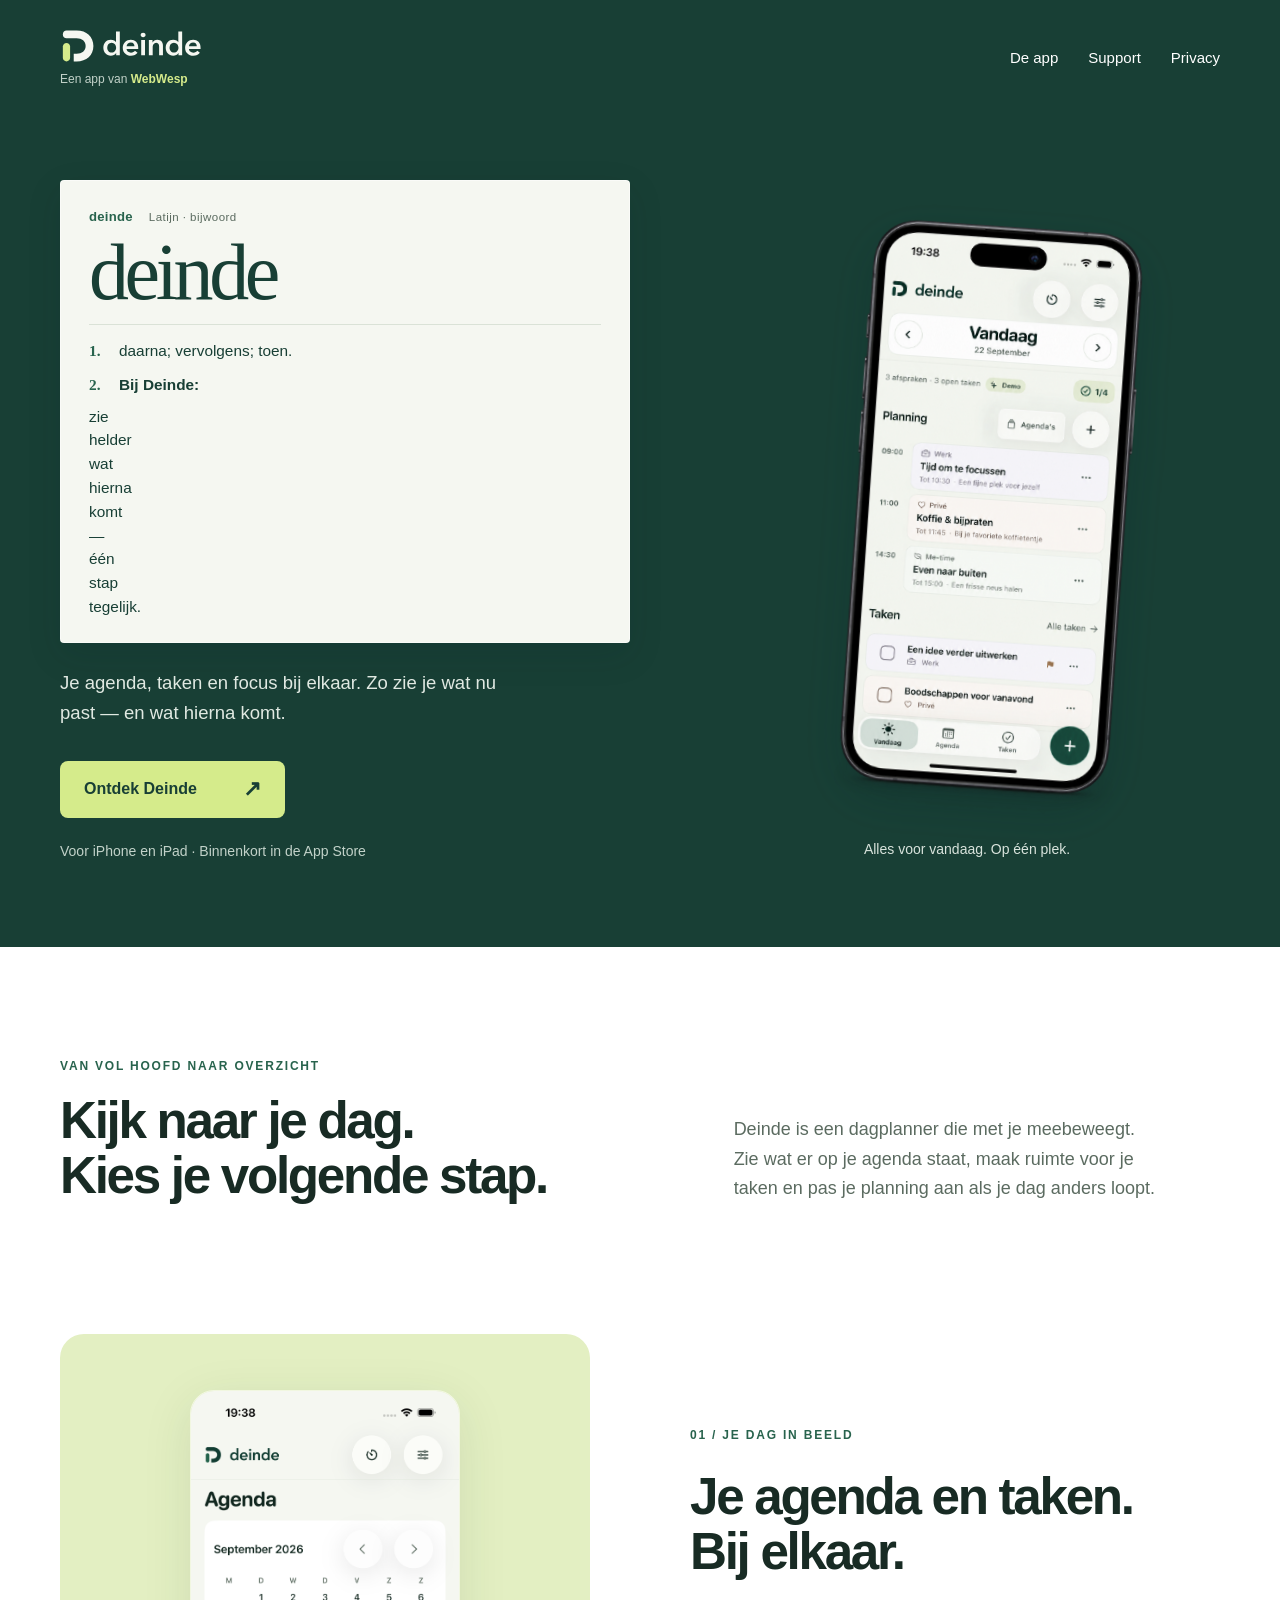
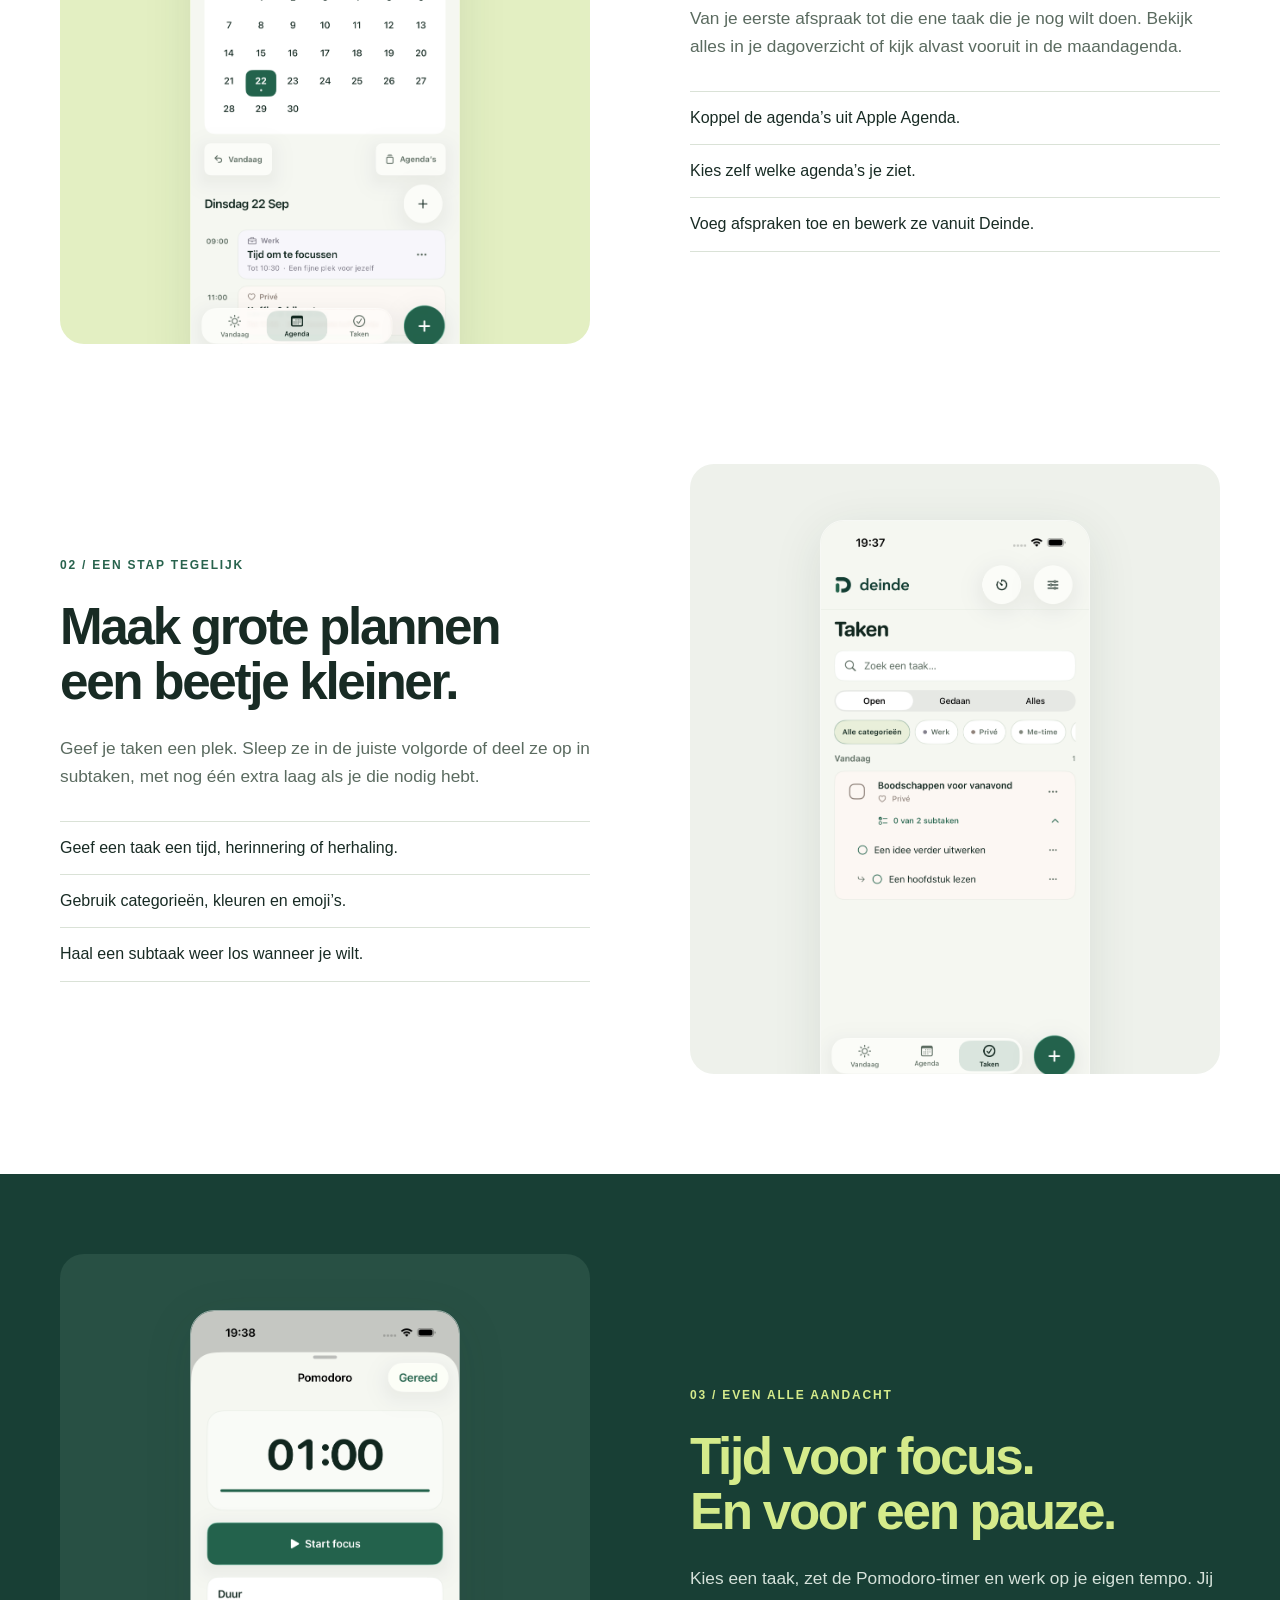
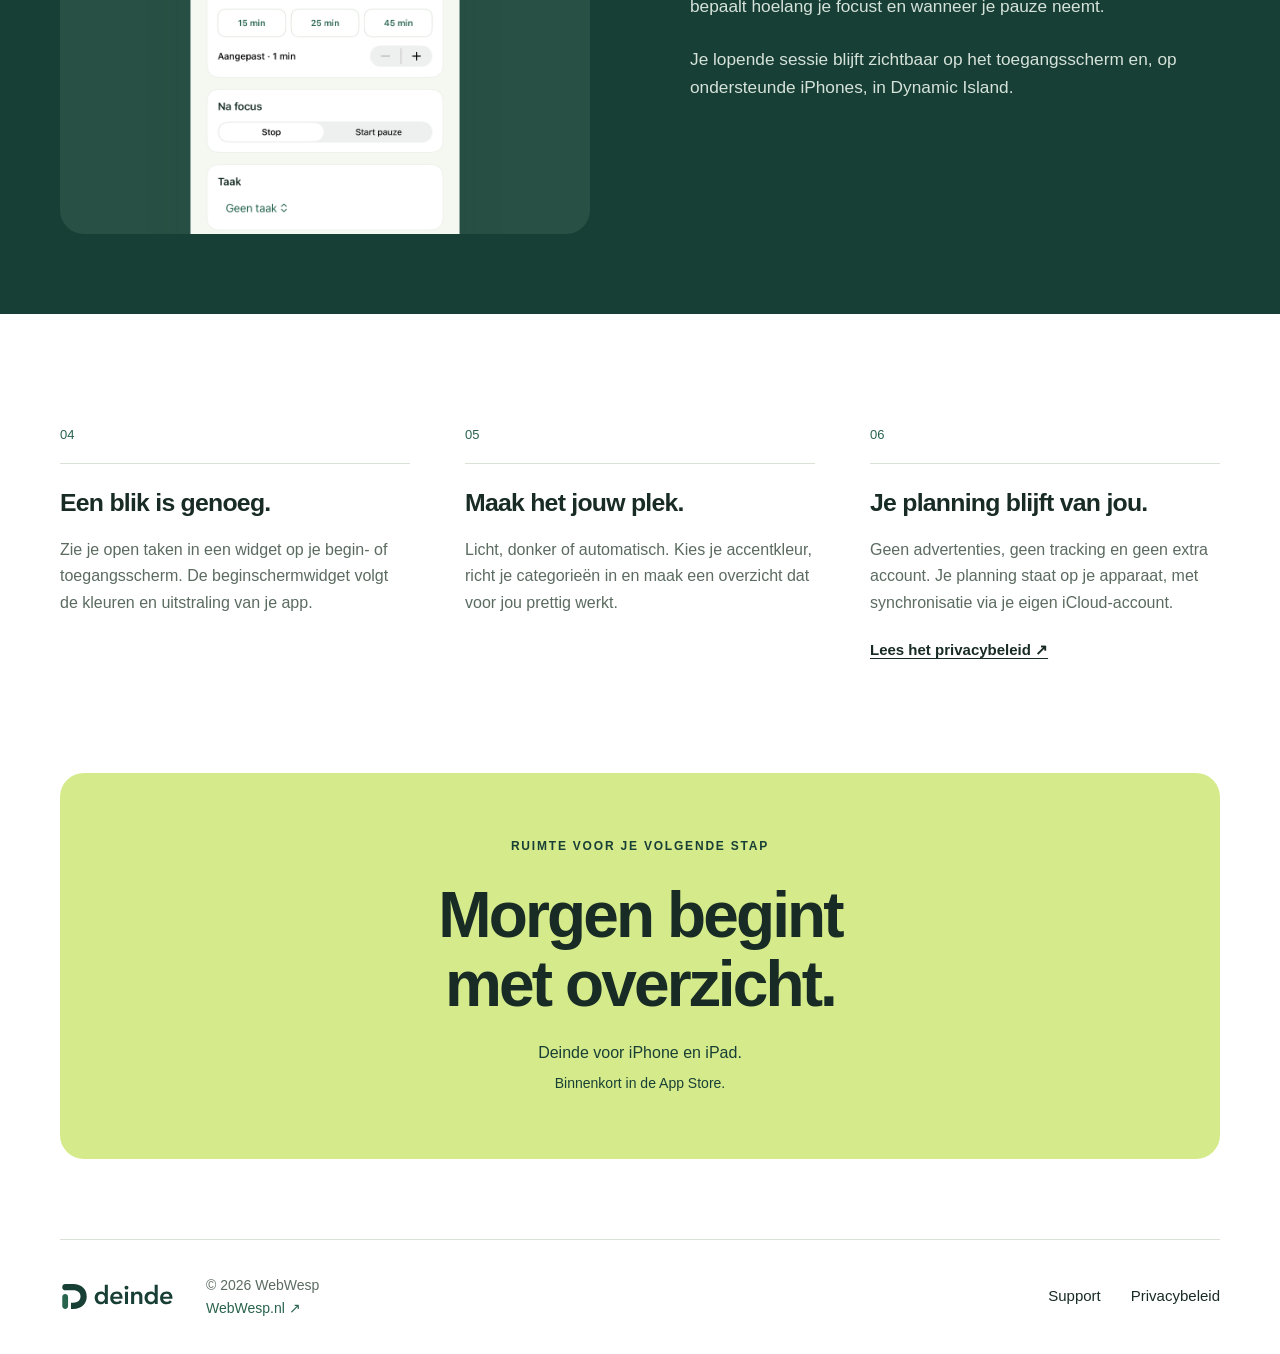
<file: index.html>
<!doctype html>
<html lang="nl">
<head>
  <meta charset="utf-8">
  <meta name="viewport" content="width=device-width, initial-scale=1">
  <meta name="theme-color" content="#183f35">
  <title>Deinde — een app van WebWesp</title>
  <meta name="description" content="Deinde brengt je agenda, taken en focus samen. Deinde is Latijn voor daarna, vervolgens, toen: zie helder wat hierna komt.">
  <meta name="author" content="WebWesp">
  <meta property="og:type" content="website">
  <meta property="og:title" content="Deinde — een helder plan, op jouw tempo">
  <meta property="og:description" content="Deinde is Latijn voor daarna, vervolgens, toen. Zie wat hierna komt, met agenda, taken en focus op één plek.">
  <meta property="og:image" content="https://jazzleyc.github.io/deinde-website/assets/deinde-open-graph.png">
  <meta property="og:url" content="https://jazzleyc.github.io/deinde-website/">
  <link rel="icon" href="assets/favicon.png" type="image/png">
  <link rel="apple-touch-icon" href="assets/apple-touch-icon.png">
  <link rel="stylesheet" href="styles.css?v=20260926-2">
</head>
<body>
  <a class="skip-link" href="#inhoud">Naar de inhoud</a>
  <div class="hero-surface">
    <header class="site-header wrap">
      <div class="brand-lockup"><a class="brand" href="./" aria-label="Deinde, startpagina"><img src="assets/logo-white.svg" alt="Deinde" width="150" height="48"></a><a class="maker-link" href="https://webwesp.nl/">Een app van <strong>WebWesp</strong></a></div>
      <nav aria-label="Hoofdnavigatie"><a href="#ontdek">De app</a><a href="support/">Support</a><a href="privacy/">Privacy</a></nav>
    </header>
  </div>
    <main id="inhoud">
  <div class="hero-surface">
      <section class="hero wrap" aria-labelledby="hero-title">
        <div class="hero-copy">
          <div class="word-entry" aria-label="Woordenboekachtige merkbetekenis van Deinde">
            <p class="entry-meta">deinde <span>Latijn · bijwoord</span></p>
            <h1 id="hero-title">deinde</h1>
            <ol>
              <li><span class="entry-number">1.</span> daarna; vervolgens; toen.</li>
              <li><span class="entry-number">2.</span> <strong>Bij Deinde:</strong> zie helder wat hierna komt — één stap tegelijk.</li>
            </ol>
          </div>
          <p class="hero-description">Je agenda, taken en focus bij elkaar. Zo zie je wat nu past — en wat hierna komt.</p>
          <a class="button button-leaf" href="#ontdek">Ontdek Deinde <span aria-hidden="true">↗</span></a>
          <p class="availability">Voor iPhone en iPad · Binnenkort in de App Store</p>
        </div>
        <figure class="hero-screen">
          <img src="assets/iphone-vandaag.png" width="853" height="1844" alt="Het Vandaag-overzicht in Deinde, met afspraken op tijd en een lijst met taken." fetchpriority="high">
          <figcaption>Alles voor vandaag. Op één plek.</figcaption>
        </figure>
      </section>
  </div>
      <section id="ontdek" class="intro wrap section" aria-labelledby="intro-title">
        <p class="eyebrow">VAN VOL HOOFD NAAR OVERZICHT</p>
        <h2 id="intro-title">Kijk naar je dag.<br>Kies je volgende stap.</h2>
        <p>Deinde is een dagplanner die met je meebeweegt. Zie wat er op je agenda staat, maak ruimte voor je taken en pas je planning aan als je dag anders loopt.</p>
      </section>
      <section class="feature wrap" aria-labelledby="agenda-title">
        <div class="screen-panel panel-leaf"><img src="assets/agenda.png" alt="De maandagenda in Deinde met geselecteerde dag en bijbehorende afspraken." width="1242" height="2688" loading="lazy"></div>
        <div class="feature-copy"><p class="eyebrow">01 / JE DAG IN BEELD</p><h2 id="agenda-title">Je agenda en taken.<br>Bij elkaar.</h2><p>Van je eerste afspraak tot die ene taak die je nog wilt doen. Bekijk alles in je dagoverzicht of kijk alvast vooruit in de maandagenda.</p><ul class="detail-list"><li>Koppel de agenda’s uit Apple Agenda.</li><li>Kies zelf welke agenda’s je ziet.</li><li>Voeg afspraken toe en bewerk ze vanuit Deinde.</li></ul></div>
      </section>
      <section class="feature feature-reverse wrap" aria-labelledby="taken-title">
        <div class="screen-panel panel-mist"><img src="assets/subtaken.png" alt="Een takenlijst in Deinde waarin een taak is verdeeld in subtaken en een tweede laag met stappen." width="1242" height="2688" loading="lazy"></div>
        <div class="feature-copy"><p class="eyebrow">02 / EEN STAP TEGELIJK</p><h2 id="taken-title">Maak grote plannen<br>een beetje kleiner.</h2><p>Geef je taken een plek. Sleep ze in de juiste volgorde of deel ze op in subtaken, met nog één extra laag als je die nodig hebt.</p><ul class="detail-list"><li>Geef een taak een tijd, herinnering of herhaling.</li><li>Gebruik categorieën, kleuren en emoji’s.</li><li>Haal een subtaak weer los wanneer je wilt.</li></ul></div>
      </section>
      <section class="focus-section" aria-labelledby="focus-title">
        <div class="feature wrap"><div class="screen-panel panel-focus"><img src="assets/focus.png" alt="De Pomodoro-timer in Deinde, met instellingen voor een focusperiode en een pauze." width="1242" height="2688" loading="lazy"></div><div class="feature-copy"><p class="eyebrow light">03 / EVEN ALLE AANDACHT</p><h2 id="focus-title">Tijd voor focus.<br>En voor een pauze.</h2><p>Kies een taak, zet de Pomodoro-timer en werk op je eigen tempo. Jij bepaalt hoelang je focust en wanneer je pauze neemt.</p><p>Je lopende sessie blijft zichtbaar op het toegangsscherm en, op ondersteunde iPhones, in Dynamic Island.</p></div></div>
      </section>
      <section class="details-grid wrap section" aria-label="Meer over Deinde">
        <article><span class="feature-number" aria-hidden="true">04</span><h3>Een blik is genoeg.</h3><p>Zie je open taken in een widget op je begin- of toegangsscherm. De beginschermwidget volgt de kleuren en uitstraling van je app.</p></article>
        <article><span class="feature-number" aria-hidden="true">05</span><h3>Maak het jouw plek.</h3><p>Licht, donker of automatisch. Kies je accentkleur, richt je categorieën in en maak een overzicht dat voor jou prettig werkt.</p></article>
        <article><span class="feature-number" aria-hidden="true">06</span><h3>Je planning blijft van jou.</h3><p>Geen advertenties, geen tracking en geen extra account. Je planning staat op je apparaat, met synchronisatie via je eigen iCloud-account.</p><a class="text-link" href="privacy/">Lees het privacybeleid <span aria-hidden="true">↗</span></a></article>
      </section>
      <section class="closing wrap" aria-labelledby="closing-title"><p class="eyebrow">RUIMTE VOOR JE VOLGENDE STAP</p><h2 id="closing-title">Morgen begint<br>met overzicht.</h2><p>Deinde voor iPhone en iPad.</p><p class="release-note">Binnenkort in de App Store.</p></section>
    </main>
    <footer class="site-footer wrap"><a class="brand" href="./" aria-label="Deinde, startpagina"><img src="assets/logo-forest.svg" alt="Deinde" width="132" height="42"></a><p>© 2026 WebWesp<br><a href="https://webwesp.nl/">WebWesp.nl <span aria-hidden="true">↗</span></a></p><nav aria-label="Voettekst"><a href="support/">Support</a><a href="privacy/">Privacybeleid</a></nav></footer>
</body>
</html>
</file>
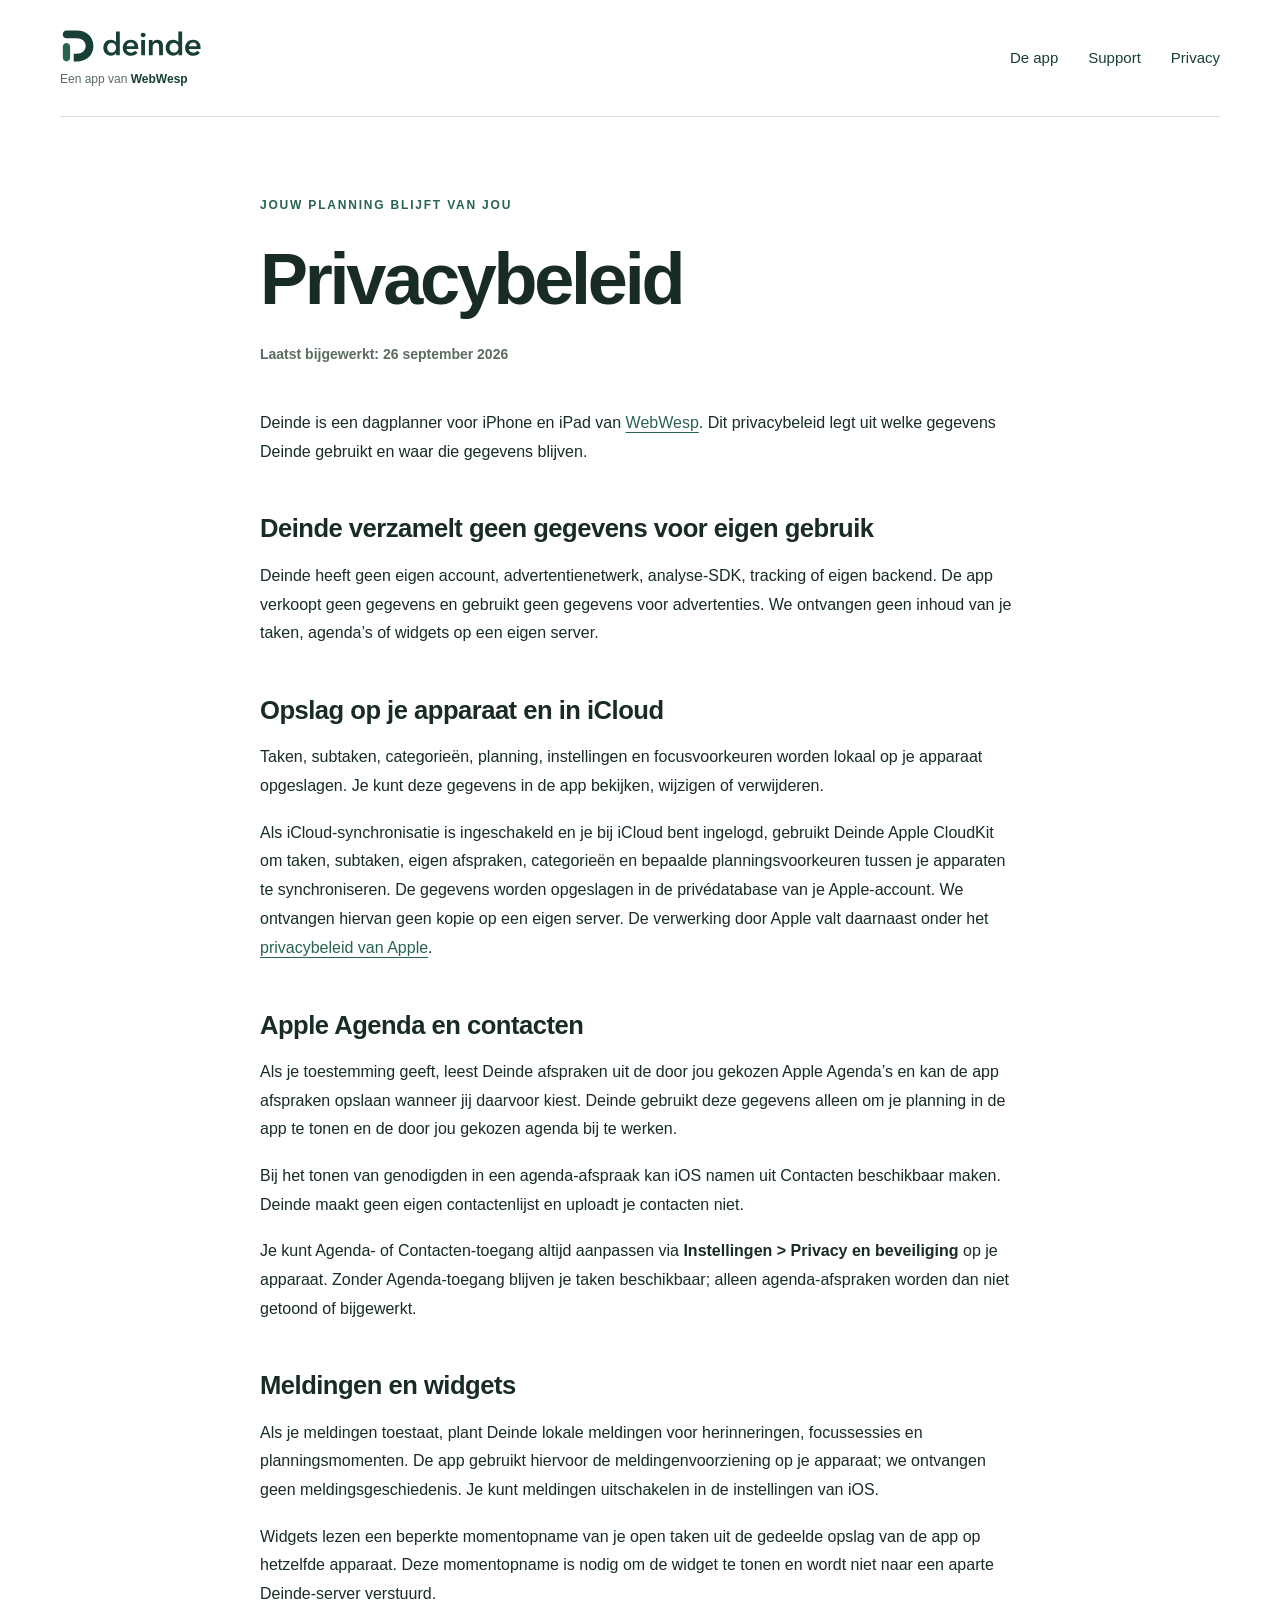
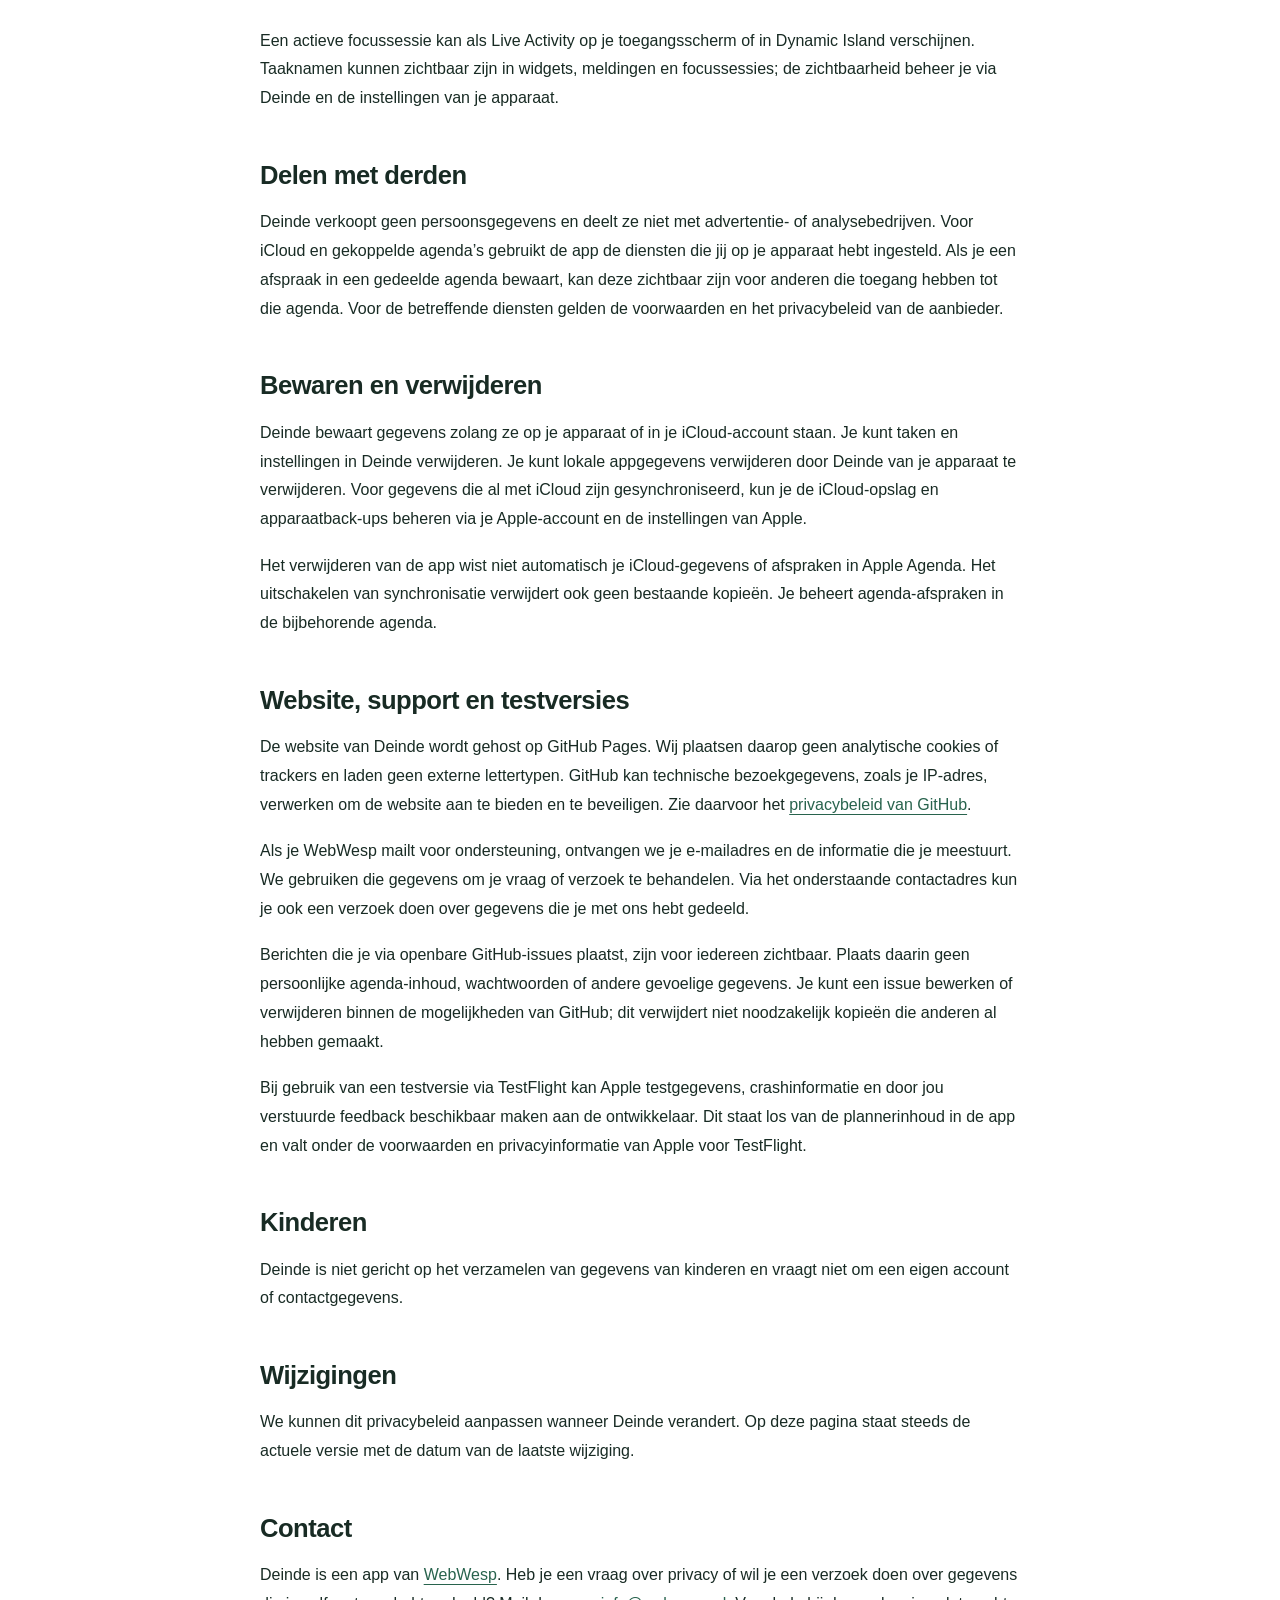
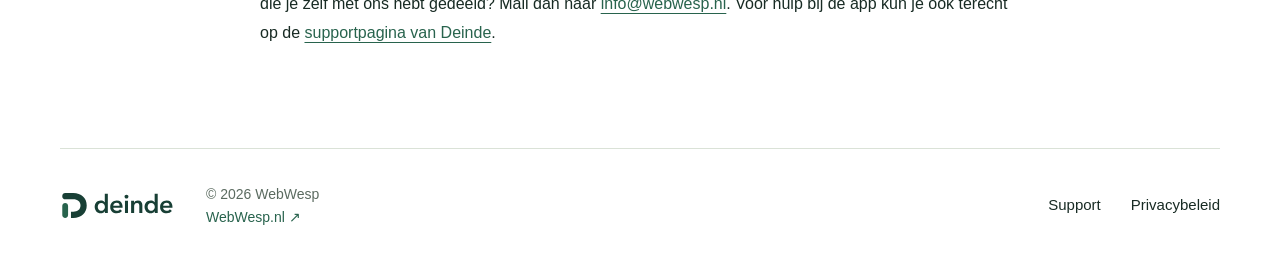
<file: privacy/index.html>
<!doctype html>
<html lang="nl"><head><meta charset="utf-8"><meta name="viewport" content="width=device-width, initial-scale=1"><meta name="theme-color" content="#183f35"><title>Privacybeleid — Deinde van WebWesp</title><meta name="author" content="WebWesp"><meta name="description" content="Lees hoe Deinde omgaat met je planning, iCloud, Apple Agenda, meldingen en widgets."><link rel="icon" href="../assets/favicon.png" type="image/png"><link rel="apple-touch-icon" href="../assets/apple-touch-icon.png"><link rel="stylesheet" href="../styles.css?v=20260926-2"></head><body>
<a class="skip-link" href="#inhoud">Naar de inhoud</a>
<header class="site-header page-header wrap"><div class="brand-lockup"><a class="brand" href="../" aria-label="Deinde, startpagina"><img src="../assets/logo-forest.svg" alt="Deinde" width="150" height="48"></a><a class="maker-link" href="https://webwesp.nl/">Een app van <strong>WebWesp</strong></a></div><nav aria-label="Hoofdnavigatie"><a href="../#ontdek">De app</a><a href="../support/">Support</a><a href="./" aria-current="page">Privacy</a></nav></header>
<main class="document wrap" id="inhoud"><p class="eyebrow">JOUW PLANNING BLIJFT VAN JOU</p>
<h1>Privacybeleid</h1>
<p class="updated"><strong>Laatst bijgewerkt: 26 september 2026</strong></p>
<p>Deinde is een dagplanner voor iPhone en iPad van <a href="https://webwesp.nl/">WebWesp</a>. Dit privacybeleid legt uit welke gegevens Deinde gebruikt en waar die gegevens blijven.</p>
<h2>Deinde verzamelt geen gegevens voor eigen gebruik</h2>
<p>Deinde heeft geen eigen account, advertentienetwerk, analyse-SDK, tracking of eigen backend. De app verkoopt geen gegevens en gebruikt geen gegevens voor advertenties. We ontvangen geen inhoud van je taken, agenda’s of widgets op een eigen server.</p>
<h2>Opslag op je apparaat en in iCloud</h2>
<p>Taken, subtaken, categorieën, planning, instellingen en focusvoorkeuren worden lokaal op je apparaat opgeslagen. Je kunt deze gegevens in de app bekijken, wijzigen of verwijderen.</p>
<p>Als iCloud-synchronisatie is ingeschakeld en je bij iCloud bent ingelogd, gebruikt Deinde Apple CloudKit om taken, subtaken, eigen afspraken, categorieën en bepaalde planningsvoorkeuren tussen je apparaten te synchroniseren. De gegevens worden opgeslagen in de privédatabase van je Apple-account. We ontvangen hiervan geen kopie op een eigen server. De verwerking door Apple valt daarnaast onder het <a href="https://www.apple.com/legal/privacy/">privacybeleid van Apple</a>.</p>
<h2>Apple Agenda en contacten</h2>
<p>Als je toestemming geeft, leest Deinde afspraken uit de door jou gekozen Apple Agenda’s en kan de app afspraken opslaan wanneer jij daarvoor kiest. Deinde gebruikt deze gegevens alleen om je planning in de app te tonen en de door jou gekozen agenda bij te werken.</p>
<p>Bij het tonen van genodigden in een agenda-afspraak kan iOS namen uit Contacten beschikbaar maken. Deinde maakt geen eigen contactenlijst en uploadt je contacten niet.</p>
<p>Je kunt Agenda- of Contacten-toegang altijd aanpassen via <strong>Instellingen &gt; Privacy en beveiliging</strong> op je apparaat. Zonder Agenda-toegang blijven je taken beschikbaar; alleen agenda-afspraken worden dan niet getoond of bijgewerkt.</p>
<h2>Meldingen en widgets</h2>
<p>Als je meldingen toestaat, plant Deinde lokale meldingen voor herinneringen, focussessies en planningsmomenten. De app gebruikt hiervoor de meldingenvoorziening op je apparaat; we ontvangen geen meldingsgeschiedenis. Je kunt meldingen uitschakelen in de instellingen van iOS.</p>
<p>Widgets lezen een beperkte momentopname van je open taken uit de gedeelde opslag van de app op hetzelfde apparaat. Deze momentopname is nodig om de widget te tonen en wordt niet naar een aparte Deinde-server verstuurd.</p>
<p>Een actieve focussessie kan als Live Activity op je toegangsscherm of in Dynamic Island verschijnen. Taaknamen kunnen zichtbaar zijn in widgets, meldingen en focussessies; de zichtbaarheid beheer je via Deinde en de instellingen van je apparaat.</p>
<h2>Delen met derden</h2>
<p>Deinde verkoopt geen persoonsgegevens en deelt ze niet met advertentie- of analysebedrijven. Voor iCloud en gekoppelde agenda’s gebruikt de app de diensten die jij op je apparaat hebt ingesteld. Als je een afspraak in een gedeelde agenda bewaart, kan deze zichtbaar zijn voor anderen die toegang hebben tot die agenda. Voor de betreffende diensten gelden de voorwaarden en het privacybeleid van de aanbieder.</p>
<h2>Bewaren en verwijderen</h2>
<p>Deinde bewaart gegevens zolang ze op je apparaat of in je iCloud-account staan. Je kunt taken en instellingen in Deinde verwijderen. Je kunt lokale appgegevens verwijderen door Deinde van je apparaat te verwijderen. Voor gegevens die al met iCloud zijn gesynchroniseerd, kun je de iCloud-opslag en apparaatback-ups beheren via je Apple-account en de instellingen van Apple.</p>
<p>Het verwijderen van de app wist niet automatisch je iCloud-gegevens of afspraken in Apple Agenda. Het uitschakelen van synchronisatie verwijdert ook geen bestaande kopieën. Je beheert agenda-afspraken in de bijbehorende agenda.</p>
<h2>Website, support en testversies</h2>
<p>De website van Deinde wordt gehost op GitHub Pages. Wij plaatsen daarop geen analytische cookies of trackers en laden geen externe lettertypen. GitHub kan technische bezoekgegevens, zoals je IP-adres, verwerken om de website aan te bieden en te beveiligen. Zie daarvoor het <a href="https://docs.github.com/en/site-policy/privacy-policies/github-general-privacy-statement">privacybeleid van GitHub</a>.</p>
<p>Als je WebWesp mailt voor ondersteuning, ontvangen we je e-mailadres en de informatie die je meestuurt. We gebruiken die gegevens om je vraag of verzoek te behandelen. Via het onderstaande contactadres kun je ook een verzoek doen over gegevens die je met ons hebt gedeeld.</p>
<p>Berichten die je via openbare GitHub-issues plaatst, zijn voor iedereen zichtbaar. Plaats daarin geen persoonlijke agenda-inhoud, wachtwoorden of andere gevoelige gegevens. Je kunt een issue bewerken of verwijderen binnen de mogelijkheden van GitHub; dit verwijdert niet noodzakelijk kopieën die anderen al hebben gemaakt.</p>
<p>Bij gebruik van een testversie via TestFlight kan Apple testgegevens, crashinformatie en door jou verstuurde feedback beschikbaar maken aan de ontwikkelaar. Dit staat los van de plannerinhoud in de app en valt onder de voorwaarden en privacyinformatie van Apple voor TestFlight.</p>
<h2>Kinderen</h2>
<p>Deinde is niet gericht op het verzamelen van gegevens van kinderen en vraagt niet om een eigen account of contactgegevens.</p>
<h2>Wijzigingen</h2>
<p>We kunnen dit privacybeleid aanpassen wanneer Deinde verandert. Op deze pagina staat steeds de actuele versie met de datum van de laatste wijziging.</p>
<h2>Contact</h2>
<p>Deinde is een app van <a href="https://webwesp.nl/">WebWesp</a>. Heb je een vraag over privacy of wil je een verzoek doen over gegevens die je zelf met ons hebt gedeeld? Mail dan naar <a href="mailto:info@webwesp.nl">info@webwesp.nl</a>. Voor hulp bij de app kun je ook terecht op de <a href="https://jazzleyc.github.io/deinde-website/support/">supportpagina van Deinde</a>.</p>
</main><footer class="site-footer wrap"><a class="brand" href="../" aria-label="Deinde, startpagina"><img src="../assets/logo-forest.svg" alt="Deinde" width="132" height="42"></a><p>© 2026 WebWesp<br><a href="https://webwesp.nl/">WebWesp.nl <span aria-hidden="true">↗</span></a></p><nav aria-label="Voettekst"><a href="../support/">Support</a><a href="./">Privacybeleid</a></nav></footer></body></html>
</file>
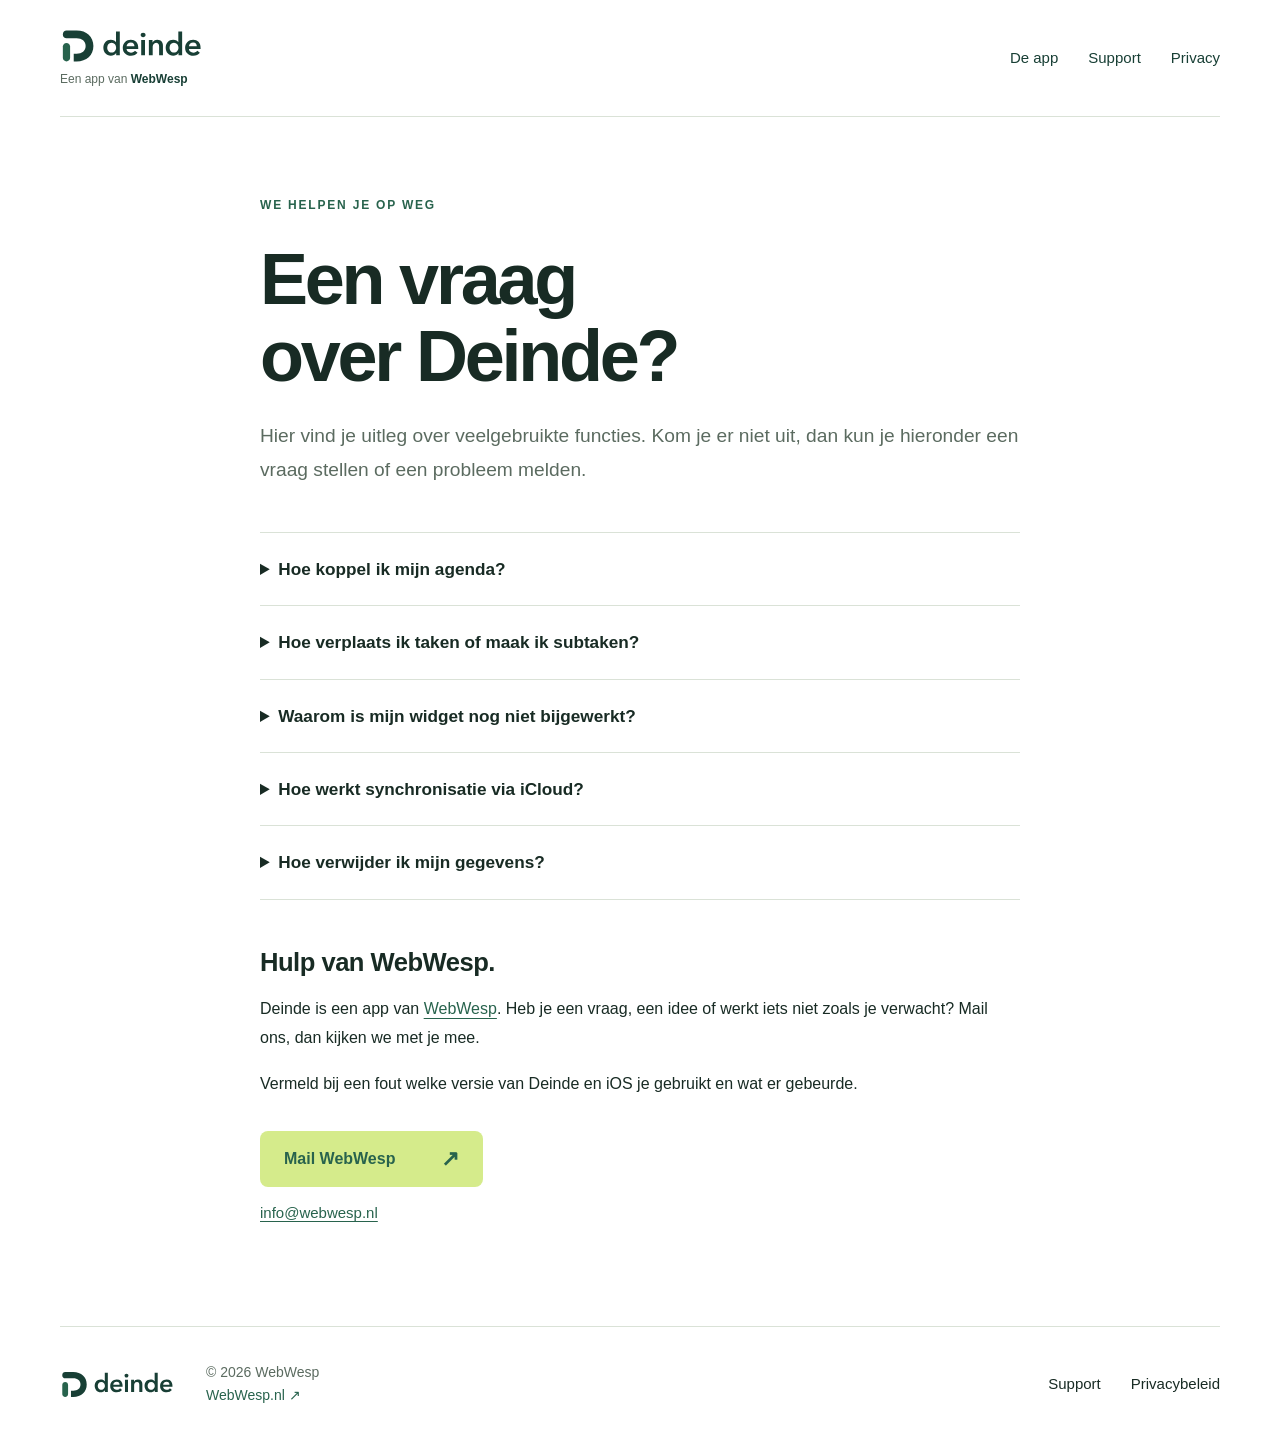
<file: support/index.html>
<!doctype html>
<html lang="nl">
<head>
  <meta charset="utf-8"><meta name="viewport" content="width=device-width, initial-scale=1"><meta name="theme-color" content="#183f35">
  <title>Support — Deinde van WebWesp</title>
  <meta name="description" content="Hulp bij Deinde: agenda koppelen, taken en subtaken slepen, widgets en iCloud. Stel je vraag aan WebWesp.">
  <meta name="author" content="WebWesp">
  <link rel="icon" href="../assets/favicon.png" type="image/png"><link rel="apple-touch-icon" href="../assets/apple-touch-icon.png"><link rel="stylesheet" href="../styles.css?v=20260926-2">
</head>
<body>
  <a class="skip-link" href="#inhoud">Naar de inhoud</a>
  <header class="site-header page-header wrap"><div class="brand-lockup"><a class="brand" href="../" aria-label="Deinde, startpagina"><img src="../assets/logo-forest.svg" alt="Deinde" width="150" height="48"></a><a class="maker-link" href="https://webwesp.nl/">Een app van <strong>WebWesp</strong></a></div><nav aria-label="Hoofdnavigatie"><a href="../#ontdek">De app</a><a href="./" aria-current="page">Support</a><a href="../privacy/">Privacy</a></nav></header>
  <main class="document wrap" id="inhoud">
    <p class="eyebrow">WE HELPEN JE OP WEG</p><h1>Een vraag<br>over Deinde?</h1><p class="lede">Hier vind je uitleg over veelgebruikte functies. Kom je er niet uit, dan kun je hieronder een vraag stellen of een probleem melden.</p>
    <div class="faq">
      <details><summary>Hoe koppel ik mijn agenda?</summary><p>Open Instellingen in Deinde en ga naar Verbonden agenda’s. Kies Koppel iPhone-agenda en geef toestemming. Selecteer daarna de agenda’s die je wilt zien. Deinde gebruikt de agenda-accounts die al in Apple Agenda op je apparaat staan.</p></details>
      <details><summary>Hoe verplaats ik taken of maak ik subtaken?</summary><p>Houd een taak ingedrukt en sleep naar de invoeglijn boven of onder een andere taak om de volgorde te veranderen. Houd de taak ongeveer een seconde stil in het midden van een andere taak, totdat ‘Maak subtaak’ verschijnt, om deze te nesten. Je kunt maximaal twee lagen subtaken maken.</p><p>Wil je een subtaak weer losmaken? Sleep deze naar ‘Maak losse taak’ onder de lijst. De inhoud en eventuele onderliggende stappen blijven behouden.</p></details>
      <details><summary>Waarom is mijn widget nog niet bijgewerkt?</summary><p>Open Deinde zodat de app een nieuwe momentopname van je taken kan klaarzetten. iOS bepaalt wanneer de widget deze ophaalt; een wijziging is daardoor niet altijd meteen zichtbaar. De beginschermwidget gebruikt de taal, accentkleur en licht- of donkerstand uit Deinde.</p></details>
      <details><summary>Hoe werkt synchronisatie via iCloud?</summary><p>Gebruik op je apparaten hetzelfde Apple-account en controleer of iCloud-synchronisatie voor Deinde is ingeschakeld. De app heeft verbinding en voldoende iCloud-opslag nodig. Je kunt de synchronisatiestatus in Deinde bekijken.</p><p>Afspraken uit Apple Agenda synchroniseren via het bijbehorende agenda-account. Deinde gebruikt wat er op het apparaat beschikbaar is.</p></details>
      <details><summary>Hoe verwijder ik mijn gegevens?</summary><p>Je kunt taken en eigen afspraken in Deinde verwijderen. Het verwijderen van de app wist de lokale appgegevens, maar niet automatisch bestaande iCloud-gegevens, back-ups of afspraken uit Apple Agenda. Beheer die via de instellingen van Apple en de bijbehorende agenda. Meer informatie staat in het <a href="../privacy/">privacybeleid</a>.</p></details>
    </div>
    <section class="support-contact" aria-labelledby="contact-title">
      <h2 id="contact-title">Hulp van WebWesp.</h2>
      <p>Deinde is een app van <a href="https://webwesp.nl/">WebWesp</a>. Heb je een vraag, een idee of werkt iets niet zoals je verwacht? Mail ons, dan kijken we met je mee.</p>
      <p>Vermeld bij een fout welke versie van Deinde en iOS je gebruikt en wat er gebeurde.</p>
      <a class="button button-leaf" href="mailto:info@webwesp.nl?subject=Deinde%20-%20support">Mail WebWesp <span aria-hidden="true">↗</span></a>
      <p class="contact-address"><a href="mailto:info@webwesp.nl">info@webwesp.nl</a></p>
    </section>
  </main>
  <footer class="site-footer wrap"><a class="brand" href="../" aria-label="Deinde, startpagina"><img src="../assets/logo-forest.svg" alt="Deinde" width="132" height="42"></a><p>© 2026 WebWesp<br><a href="https://webwesp.nl/">WebWesp.nl <span aria-hidden="true">↗</span></a></p><nav aria-label="Voettekst"><a href="./">Support</a><a href="../privacy/">Privacybeleid</a></nav></footer>
</body>
</html>
</file>
<file: styles.css>
:root{--forest:#183f35;--green:#28634d;--leaf:#d5eb8b;--mist:#f5f7f1;--ink:#182b24;--muted:#5b6b60;--line:#dae2d7;--font:"Avenir Next",Avenir,-apple-system,BlinkMacSystemFont,"Segoe UI",sans-serif;color-scheme:light}
*{box-sizing:border-box}html{scroll-behavior:smooth;scroll-padding-top:2rem}body{margin:0;background:#fff;color:var(--ink);font-family:var(--font);font-size:1rem;line-height:1.65;-webkit-font-smoothing:antialiased}img{display:block;max-width:100%;height:auto}a{color:inherit;text-underline-offset:.23em}a:focus-visible,summary:focus-visible{outline:3px solid #759524;outline-offset:6px;border-radius:3px}p,h1,h2,h3,figure{margin:0}p+p{margin-top:1.1rem}h1,h2,h3{font-weight:600;line-height:1.07;letter-spacing:-.045em}h1{font-size:clamp(3.1rem,5.9vw,5.75rem)}h2{font-size:clamp(2.3rem,4vw,4rem)}h3{font-size:1.55rem;letter-spacing:-.03em}.wrap{width:min(1160px,calc(100% - 96px));margin-inline:auto}.skip-link{position:absolute;top:-120px;left:16px;z-index:20;padding:.8rem 1rem;background:white;color:var(--forest)}.skip-link:focus{top:12px}.hero-surface{background:var(--forest);color:#fff;overflow:hidden}.site-header{display:flex;align-items:center;justify-content:space-between;padding-block:28px;gap:24px}.brand{flex-shrink:0;display:block}.brand img{width:145px;height:auto}.site-header nav,.site-footer nav{display:flex;gap:30px;align-items:center}.site-header nav a,.site-footer nav a{font-size:.9375rem;font-weight:500;text-decoration:none}.site-header nav a:hover,.site-footer nav a:hover{text-decoration:underline}.hero{display:grid;grid-template-columns:1.4fr 1fr;gap:55px;align-items:center;padding-block:64px 84px;min-height:740px}.eyebrow{font-size:.75rem;font-weight:600;letter-spacing:.15em;color:var(--green);margin-bottom:24px}.eyebrow.light{color:var(--leaf)}.hero h1 span{color:var(--leaf)}.hero-description{max-width:460px;font-size:1.16rem;line-height:1.65;color:#e0e9e2;margin-top:30px}.button{display:inline-flex;align-items:center;gap:46px;text-decoration:none;font-weight:600;padding:15px 24px;border-radius:8px;min-height:52px}.button-leaf{background:var(--leaf);color:var(--forest);margin-top:32px;transition:background .2s,transform .2s}.button-leaf:hover{background:#e5f6b2;transform:translateY(-2px)}.button span{font-size:1.4rem;line-height:1}.availability{font-size:.875rem;color:#c2d2c9;margin-top:22px}.hero-screen{justify-self:center;position:relative;width:min(100%,294px);transform:rotate(4deg);margin-block:0}.hero-screen img{border-radius:0;box-shadow:none;border:0;filter:drop-shadow(0 16px 22px #001e2530)}.hero-screen figcaption{color:#d8e3dc;font-size:.875rem;text-align:center;margin-top:22px;transform:rotate(-4deg)}.section{padding-block:110px}.intro{display:grid;grid-template-columns:1.2fr 1fr;column-gap:90px;row-gap:18px;align-items:end}.intro .eyebrow{grid-column:1/-1;margin-bottom:0}.intro p:last-child{font-size:1.125rem;color:var(--muted);max-width:430px;margin-top:0}.feature{display:grid;grid-template-columns:1fr 1fr;gap:100px;align-items:center;padding-block:20px 100px}.screen-panel{height:610px;border-radius:24px;overflow:hidden;display:flex;align-items:flex-start;justify-content:center;padding-top:56px}.screen-panel img{width:270px;border-radius:24px 24px 0 0;box-shadow:0 12px 50px #193d351a;border:1px solid #ffffff80}.panel-leaf{background:#e3efc2}.panel-mist{background:#eef1eb}.feature-copy p:not(.eyebrow){margin-top:24px;color:var(--muted);font-size:1.08rem}.detail-list{list-style:none;padding:0;margin:30px 0 0;font-size:1rem}.detail-list li{border-top:1px solid var(--line);padding-block:13px}.detail-list li:last-child{border-bottom:1px solid var(--line)}.feature-reverse .screen-panel{grid-column:2;grid-row:1}.feature-reverse .feature-copy{grid-column:1;grid-row:1}.focus-section{background:var(--forest);color:white}.focus-section .feature{padding-block:80px;grid-template-columns:1fr 1fr}.focus-section h2{color:var(--leaf)}.focus-section .feature-copy p:not(.eyebrow){color:#d5e2da}.panel-focus{background:#285044;height:580px}.details-grid{display:grid;grid-template-columns:repeat(3,1fr);gap:55px}.feature-number{font-size:.8125rem;color:var(--green);border-bottom:1px solid var(--line);display:block;padding-bottom:18px;margin-bottom:26px}.details-grid h3{margin-bottom:20px}.details-grid p{color:var(--muted)}.text-link{display:inline-block;margin-top:22px;font-size:.9375rem;font-weight:600}.closing{background:var(--leaf);border-radius:24px;padding:64px;text-align:center;margin-bottom:80px}.closing h2{font-size:clamp(2.7rem,5vw,4.7rem);margin-bottom:22px}.closing .eyebrow{color:var(--forest)}.closing p{color:var(--forest)}.closing .release-note{margin-top:5px;font-size:.875rem}.site-footer{display:flex;align-items:center;gap:30px;border-top:1px solid var(--line);padding-block:34px}.site-footer p{font-size:.875rem;color:var(--muted);margin-right:auto}.site-footer .brand img{width:116px}.page-header{border-bottom:1px solid var(--line)}.page-header nav a{color:var(--forest)}.document{max-width:760px;padding-block:78px 100px}.document h1{font-size:clamp(2.7rem,6vw,4.5rem);margin-bottom:24px}.document .lede{font-size:1.2rem;color:var(--muted)}.document .updated{font-size:.875rem;color:var(--muted);margin:16px 0 42px}.document h2{font-size:1.6rem;line-height:1.3;letter-spacing:-.02em;margin:46px 0 16px}.document p{line-height:1.8}.document ul{padding-left:24px}.document a{color:var(--green);overflow-wrap:anywhere}.document .back-link{display:inline-block;margin-bottom:36px;font-size:.9375rem}.document .policy-summary{background:var(--mist);border-left:3px solid var(--green);padding:24px 28px;margin:32px 0}.document .policy-summary p{margin:0}.faq{margin-top:44px}.faq details{border-top:1px solid var(--line);padding-block:22px}.faq details:last-child{border-bottom:1px solid var(--line)}.faq summary{font-size:1.075rem;font-weight:600;cursor:pointer;padding-right:8px}.faq details p{margin-top:16px;color:var(--muted)}
@media(min-width:1500px){.hero{gap:90px}.hero-screen{width:314px}}
@media(max-width:1000px){.wrap{width:calc(100% - 64px)}.hero{gap:30px;grid-template-columns:1.2fr 1fr;min-height:680px;padding-block:45px 65px}.hero-screen{width:250px}.hero h1{font-size:clamp(2.8rem,5.8vw,4.5rem)}.feature{gap:55px}.screen-panel{height:550px;padding-top:45px}.screen-panel img{width:240px}.intro{column-gap:55px}.details-grid{gap:32px}.site-footer{gap:22px}}
@media(max-width:720px){.wrap{width:calc(100% - 40px)}.site-header{padding-block:22px;gap:18px}.brand img{width:118px}.site-header nav{gap:18px}.site-header nav a{font-size:.875rem}.hero{grid-template-columns:1fr;text-align:left;padding-block:42px 46px;gap:58px}.hero h1{font-size:clamp(2.9rem,8.9vw,4.2rem)}.hero-description{max-width:490px;font-size:1.0625rem;margin-top:24px}.eyebrow{font-size:.75rem;margin-bottom:21px}.hero-screen{width:252px;transform:rotate(3deg)}.hero-screen figcaption{transform:rotate(-3deg);margin-top:20px}.availability{font-size:.8125rem}.button{margin-top:27px}.section{padding-block:70px}.intro{grid-template-columns:1fr;gap:20px}.intro p:last-child{margin-top:2px}.feature,.focus-section .feature{grid-template-columns:1fr;gap:34px;padding-bottom:65px}.feature-copy{grid-column:1!important;grid-row:1!important}.screen-panel,.feature-reverse .screen-panel{grid-column:1;grid-row:2;height:495px;padding-top:40px}.screen-panel img{width:248px}.feature h2{font-size:2.6rem}.feature-copy p:not(.eyebrow){font-size:1.0625rem;margin-top:19px}.focus-section .feature{padding-block:60px}.details-grid{grid-template-columns:1fr;gap:44px}.feature-number{margin-bottom:21px;padding-bottom:12px}.details-grid h3{margin-bottom:14px}.closing{padding:46px 24px;margin-bottom:50px;border-radius:18px}.closing .eyebrow{font-size:.6875rem;letter-spacing:.12em}.site-footer{flex-wrap:wrap;padding-block:28px;gap:22px}.site-footer p{margin:0;font-size:.8125rem}.site-footer nav{width:100%;gap:24px}.document{padding-block:48px 70px}.document h1{font-size:2.8rem}.document h2{font-size:1.45rem;margin-top:36px}.document .policy-summary{padding:20px}.page-header .brand img{width:112px}}
@media(max-width:360px){.wrap{width:calc(100% - 32px)}.site-header{gap:12px}.site-header nav{gap:10px}.site-header nav a{white-space:nowrap}.page-header .brand img,.brand img{width:96px}.hero h1{font-size:2.65rem}.hero-screen{width:225px}.availability{max-width:260px}.feature h2{font-size:2.3rem}}
@media(prefers-reduced-motion:reduce){html{scroll-behavior:auto}*,*::before,*::after{transition:none!important}}

/* Deinde, an app by WebWesp. */
.brand-lockup{flex-shrink:0;display:flex;flex-direction:column;align-items:flex-start;gap:7px}
.maker-link{font-size:.75rem;line-height:1.4;text-decoration:none;color:var(--muted);white-space:nowrap}
.maker-link strong{font-weight:600;color:var(--forest)}
.maker-link:hover{text-decoration:underline}
.hero-surface .maker-link{color:#c2d2c9}
.hero-surface .maker-link strong{color:var(--leaf)}
.site-footer p a{color:var(--green);text-decoration:none}
.site-footer p a:hover{text-decoration:underline}
.document .support-contact .contact-address{margin-top:12px;font-size:.9375rem}
.site-header{flex-wrap:wrap}
.site-header nav{flex-wrap:wrap}
.site-header nav a{white-space:nowrap}

/* The opening of the brand uses a dictionary entry as its visual signature. */
.word-entry{max-width:570px;padding:25px 28px 23px;background:var(--mist);color:var(--forest);border:1px solid #ffffff75;border-radius:4px;box-shadow:0 12px 34px #001e2520}
.word-entry .entry-meta{display:flex;flex-wrap:wrap;align-items:baseline;gap:9px 16px;font-size:.82rem;font-weight:600;letter-spacing:.02em;color:var(--green)}
.word-entry .entry-meta span{font-size:.72rem;font-weight:500;letter-spacing:.04em;color:var(--muted)}
.word-entry h1{margin:5px 0 13px;font-family:Georgia,"Iowan Old Style",serif;font-size:clamp(3.7rem,6.6vw,5rem);font-weight:400;line-height:.98;letter-spacing:-.055em;color:var(--forest)}
.word-entry ol{display:grid;gap:10px;list-style:none;margin:0;padding:14px 0 0;border-top:1px solid var(--line);font-size:.96rem;line-height:1.55}
.word-entry li{display:grid;grid-template-columns:22px 1fr;gap:8px}
.entry-number{font-family:Georgia,"Iowan Old Style",serif;font-weight:600;color:var(--green)}
.word-entry strong{font-weight:700;color:var(--forest)}
.hero .word-entry+.hero-description{margin-top:25px}
@media(max-width:720px){.word-entry{padding:20px 21px}.word-entry h1{font-size:4rem}.word-entry ol{font-size:.94rem}}
@media(max-width:360px){.word-entry{padding:18px}.word-entry h1{font-size:3.55rem}.word-entry .entry-meta{gap:4px 11px}.word-entry ol{font-size:.88rem}}
</file>
